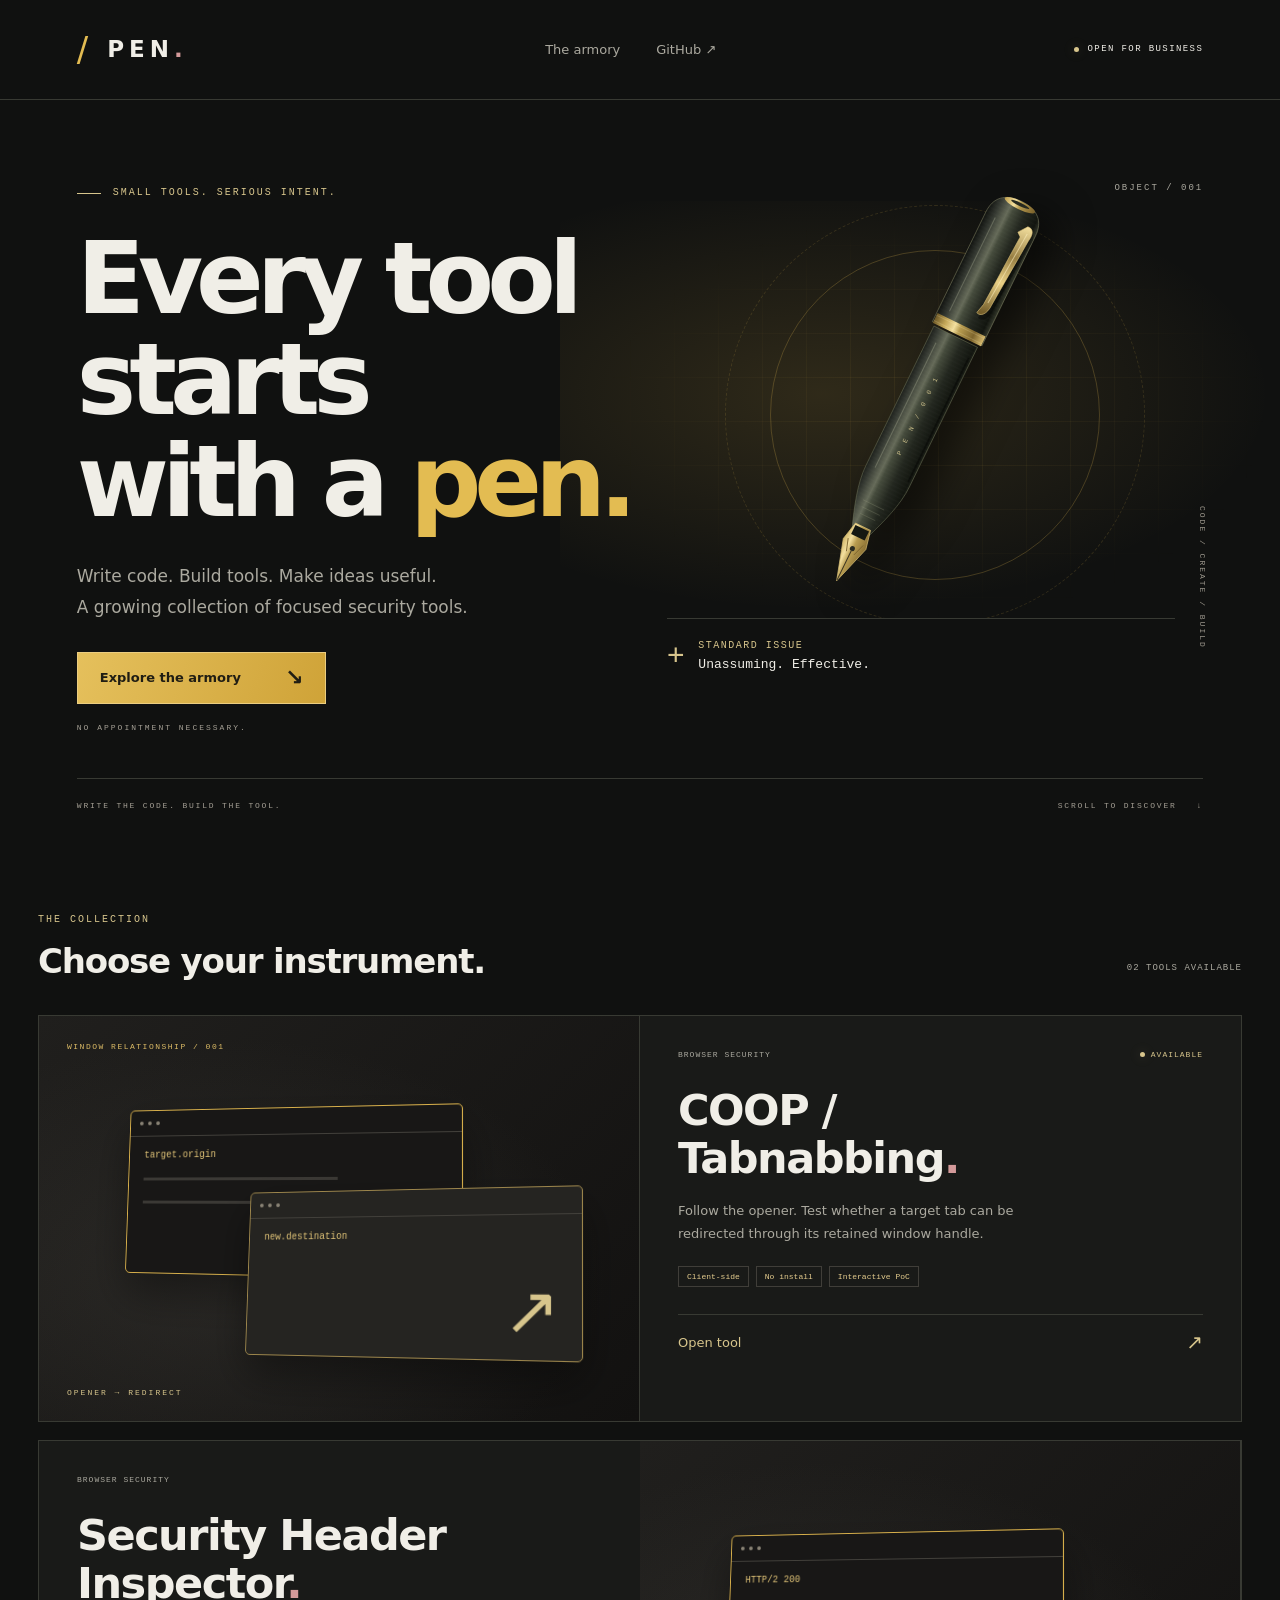
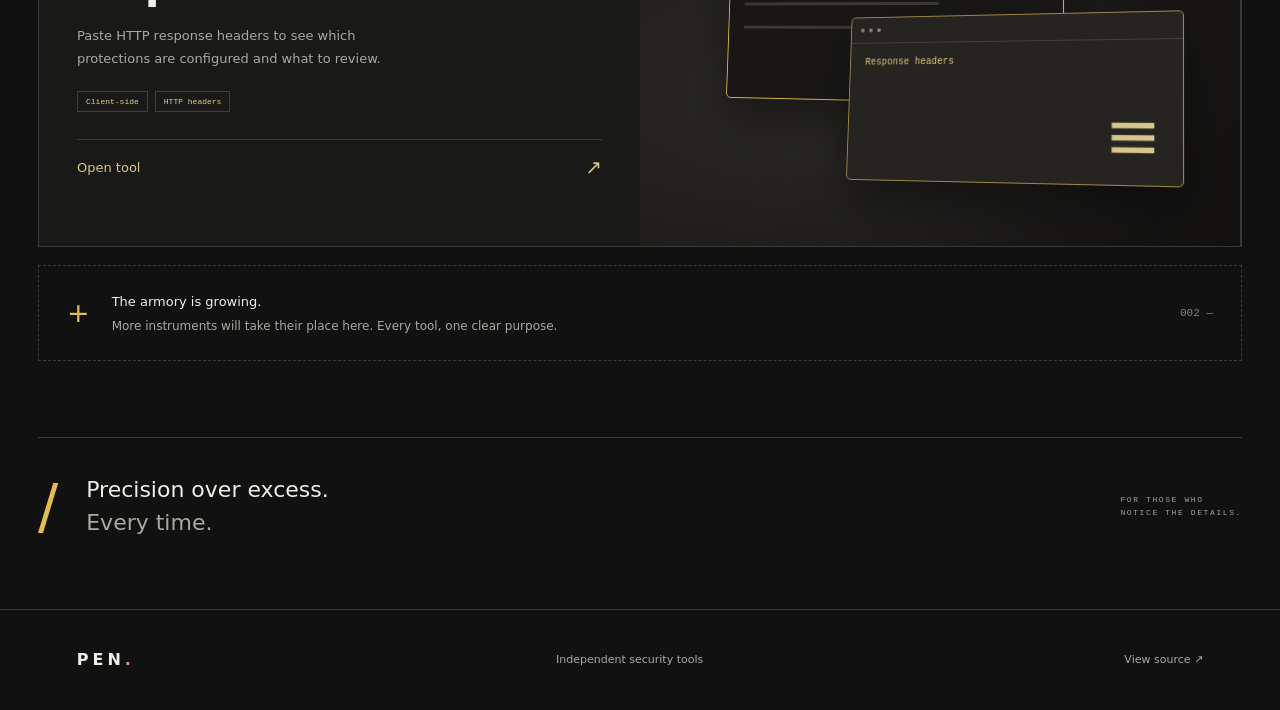
<file: index.html>
<!doctype html>
<html lang="en">
<head>
  <meta charset="utf-8">
  <meta http-equiv="Content-Security-Policy" content="default-src 'none'; script-src 'self'; style-src 'self'; img-src 'self'; connect-src 'none'; object-src 'none'; base-uri 'none'; form-action 'none'">
  <meta name="referrer" content="strict-origin-when-cross-origin">
  <meta name="viewport" content="width=device-width,initial-scale=1">
  <meta name="description" content="Pen — a growing collection of focused security tools. Open the armory and explore COOP / Tabnabbing.">
  <meta name="theme-color" content="#0f0f0e">
  <title>Pen — The digital armory</title>
  <link rel="stylesheet" href="home.css?v=headers-1">
</head>
<body>
<a class="skip" href="#tools">Skip to tools</a>
<header class="masthead">
  <a class="wordmark" href="./" aria-label="Pen home"><span class="brand-icon" aria-hidden="true">/</span> PEN<span class="wordmark-dot">.</span></a>
  <nav aria-label="Main navigation"><a href="#tools">The armory</a><a href="https://github.com/sp3ttr0/pencil" target="_blank" rel="noopener noreferrer">GitHub <span aria-hidden="true">↗</span></a></nav>
  <span class="header-note"><span></span> OPEN FOR BUSINESS</span>
</header>
<main>
<section class="hero" aria-labelledby="hero-title">
  <div class="hero-copy"><p class="eyebrow"><span></span> SMALL TOOLS. SERIOUS INTENT.</p><h1 id="hero-title">Every tool starts<br>with a <em>pen.</em></h1><p class="hero-description">Write code. Build tools. Make ideas useful.<br>A growing collection of focused security tools.</p><a class="primary-link" href="#tools">Explore the armory <span aria-hidden="true">↘</span></a><p class="hero-caption">NO APPOINTMENT NECESSARY.</p></div>
  <div class="artifact" aria-hidden="true"><div class="artifact-grid"></div><div class="orbit orbit-one"></div><div class="orbit orbit-two"></div><span class="artifact-index">OBJECT / 001</span>
  <svg class="pencil-art" viewBox="0 0 420 640" fill="none"><defs>
<linearGradient id="barrel" x1="177" y1="0" x2="243" y2="0" gradientUnits="userSpaceOnUse"><stop stop-color="#10120f"/><stop offset=".16" stop-color="#343831"/><stop offset=".35" stop-color="#666b59"/><stop offset=".43" stop-color="#454b3c"/><stop offset=".65" stop-color="#23271f"/><stop offset=".9" stop-color="#12150f"/><stop offset="1" stop-color="#34382b"/></linearGradient>
<linearGradient id="gold" x1="177" y1="0" x2="243" y2="0" gradientUnits="userSpaceOnUse"><stop stop-color="#655122"/><stop offset=".22" stop-color="#c3a657"/><stop offset=".4" stop-color="#f3df9e"/><stop offset=".51" stop-color="#b89c50"/><stop offset=".78" stop-color="#7e652d"/><stop offset="1" stop-color="#d9bd70"/></linearGradient>
<linearGradient id="clip" x1="220" y1="110" x2="238" y2="220" gradientUnits="userSpaceOnUse"><stop stop-color="#f0dc9b"/><stop offset=".35" stop-color="#998044"/><stop offset=".65" stop-color="#e8cf85"/><stop offset="1" stop-color="#76602c"/></linearGradient>
<linearGradient id="tip" x1="202" y1="0" x2="218" y2="0" gradientUnits="userSpaceOnUse"><stop stop-color="#53594f"/><stop offset=".45" stop-color="#e2e3d5"/><stop offset="1" stop-color="#6d7264"/></linearGradient>
<pattern id="brushed" width="4" height="5" patternUnits="userSpaceOnUse"><path d="M0 1H4" stroke="#e2deb5" stroke-opacity=".055" stroke-width=".5"/></pattern>
</defs><g transform="rotate(26 210 320)">
<path d="M181 263H239V449C239 472 230 499 220 526H200C190 499 181 472 181 449Z" fill="url(#barrel)" stroke="#797e60" stroke-opacity=".5"/>
<path d="M181 263H239V449C239 472 230 499 220 526H200C190 499 181 472 181 449Z" fill="url(#brushed)"/>
<path d="M200 516H220L225 539L210 588L195 539Z" fill="url(#gold)" stroke="#d6bc73" stroke-width=".8"/><path d="M210 548V587" stroke="#393322" stroke-width="1.2"/><circle cx="210" cy="545" r="3" fill="#292b21"/><path d="M200 536L205 551M220 536L215 551" stroke="#7c632e" stroke-width="1"/><path d="M201 518H219V530H201Z" fill="#151812"/>
<path d="M177 113C177 94 188 83 210 83C232 83 243 94 243 113V259H177Z" fill="url(#barrel)" stroke="#8a8c6a" stroke-opacity=".55"/>
<path d="M177 113C177 94 188 83 210 83C232 83 243 94 243 113V259H177Z" fill="url(#brushed)"/>
<ellipse cx="210" cy="88" rx="20" ry="5" fill="url(#gold)"/><ellipse cx="210" cy="87" rx="12" ry="2" fill="#272a20"/>
<path d="M178 247H242V260H178Z" fill="url(#gold)"/><path d="M178 250H242M178 257H242" stroke="#fff0b9" stroke-opacity=".35" stroke-width=".6"/>
<path d="M232 109C239 108 242 114 240 124L234 213C234 224 228 231 222 228L225 216L229 124L224 120Z" fill="#000" fill-opacity=".35" transform="translate(2 3)"/>
<path d="M230 107C237 106 240 112 238 122L232 211C232 222 226 229 220 226L223 214L227 122L222 118Z" fill="url(#clip)" stroke="#e0c67d" stroke-width=".6"/>
<path d="M233 115L227 210" stroke="#fff1bf" stroke-opacity=".55" stroke-width="1.2"/>
<path d="M190 114V239M192 280V446" stroke="#d9ddbc" stroke-opacity=".24" stroke-width="1.3"/>
<path d="M235 279V444" stroke="#000" stroke-opacity=".35" stroke-width="2"/>
<text x="213" y="420" transform="rotate(-90 213 420)" fill="#c8bc88" font-family="monospace" font-size="8" letter-spacing="3.3">P E N / 0 0 1</text>
<path d="M196 487H224M198 495H222M200 503H220" stroke="#92977b" stroke-opacity=".3" stroke-width="1"/>
</g></svg>
  <div class="artifact-label"><span class="crosshair">+</span><div>STANDARD ISSUE<br><strong>Unassuming. Effective.</strong></div></div><span class="artifact-coordinates">CODE / CREATE / BUILD</span></div>
  <div class="hero-bottom"><span>WRITE THE CODE. BUILD THE TOOL.</span><span>SCROLL TO DISCOVER <span aria-hidden="true">↓</span></span></div>
</section>
<section class="armory" id="tools" aria-labelledby="tools-title"><div class="section-heading"><div><p class="eyebrow">THE COLLECTION</p><h2 id="tools-title">Choose your instrument.</h2></div><span class="count">02 TOOLS AVAILABLE</span></div>
<a class="tool-card" href="./COOP/" aria-labelledby="coop-title"><div class="tool-visual" aria-hidden="true"><span class="visual-label">WINDOW RELATIONSHIP / 001</span><div class="window back"><div class="window-bar"><i></i><i></i><i></i></div><span>target.origin</span><div class="window-lines"></div></div><div class="window front"><div class="window-bar"><i></i><i></i><i></i></div><span>new.destination</span><div class="redirect-symbol">↗</div></div><span class="connection-label">OPENER → REDIRECT</span></div><div class="tool-content"><div class="tool-meta"><span>BROWSER SECURITY</span><span class="live"><i></i> AVAILABLE</span></div><h3 id="coop-title">COOP /<br>Tabnabbing<span class="title-period">.</span></h3><p>Follow the opener. Test whether a target tab can be redirected through its retained window handle.</p><div class="tool-tags"><span>Client-side</span><span>No install</span><span>Interactive PoC</span></div><div class="tool-cta">Open tool <span aria-hidden="true">↗</span></div></div></a>
<a class="tool-card" href="./Headers/" aria-labelledby="headers-title">
  <div class="tool-content">
    <div class="tool-meta">BROWSER SECURITY</div>
    <h3 id="headers-title">Security Header Inspector<span class="title-period">.</span></h3>
    <p>Paste HTTP response headers to see which protections are configured and what to review.</p>
    <div class="tool-tags"><span>Client-side</span><span>HTTP headers</span></div>
    <div class="tool-cta">Open tool <span aria-hidden="true">↗</span></div>
  </div>
  <div class="tool-visual" aria-hidden="true">
    <div class="window back"><div class="window-bar"><i></i><i></i><i></i></div><span>HTTP/2 200</span><div class="window-lines"></div></div>
    <div class="window front"><div class="window-bar"><i></i><i></i><i></i></div><span>Response headers</span><div class="redirect-symbol">≡</div></div>
  </div>
</a>
<div class="next-note"><span class="plus" aria-hidden="true">+</span><div><strong>The armory is growing.</strong><p>More instruments will take their place here. Every tool, one clear purpose.</p></div><span class="next-index" aria-hidden="true">002 —</span></div></section>
<section class="closing" aria-label="Our approach"><span class="closing-mark" aria-hidden="true">/</span><p>Precision over excess.<br><span>Every time.</span></p><span class="closing-note">FOR THOSE WHO<br>NOTICE THE DETAILS.</span></section>
</main>
<footer class="site-footer">
  <a class="wordmark" href="./" aria-label="Pen homepage">PEN<span class="wordmark-dot">.</span></a>
  <p>Independent security tools</p>
  <a href="https://github.com/sp3ttr0/pen" target="_blank" rel="noopener noreferrer">View source ↗</a>
</footer>
</body></html>
</file>
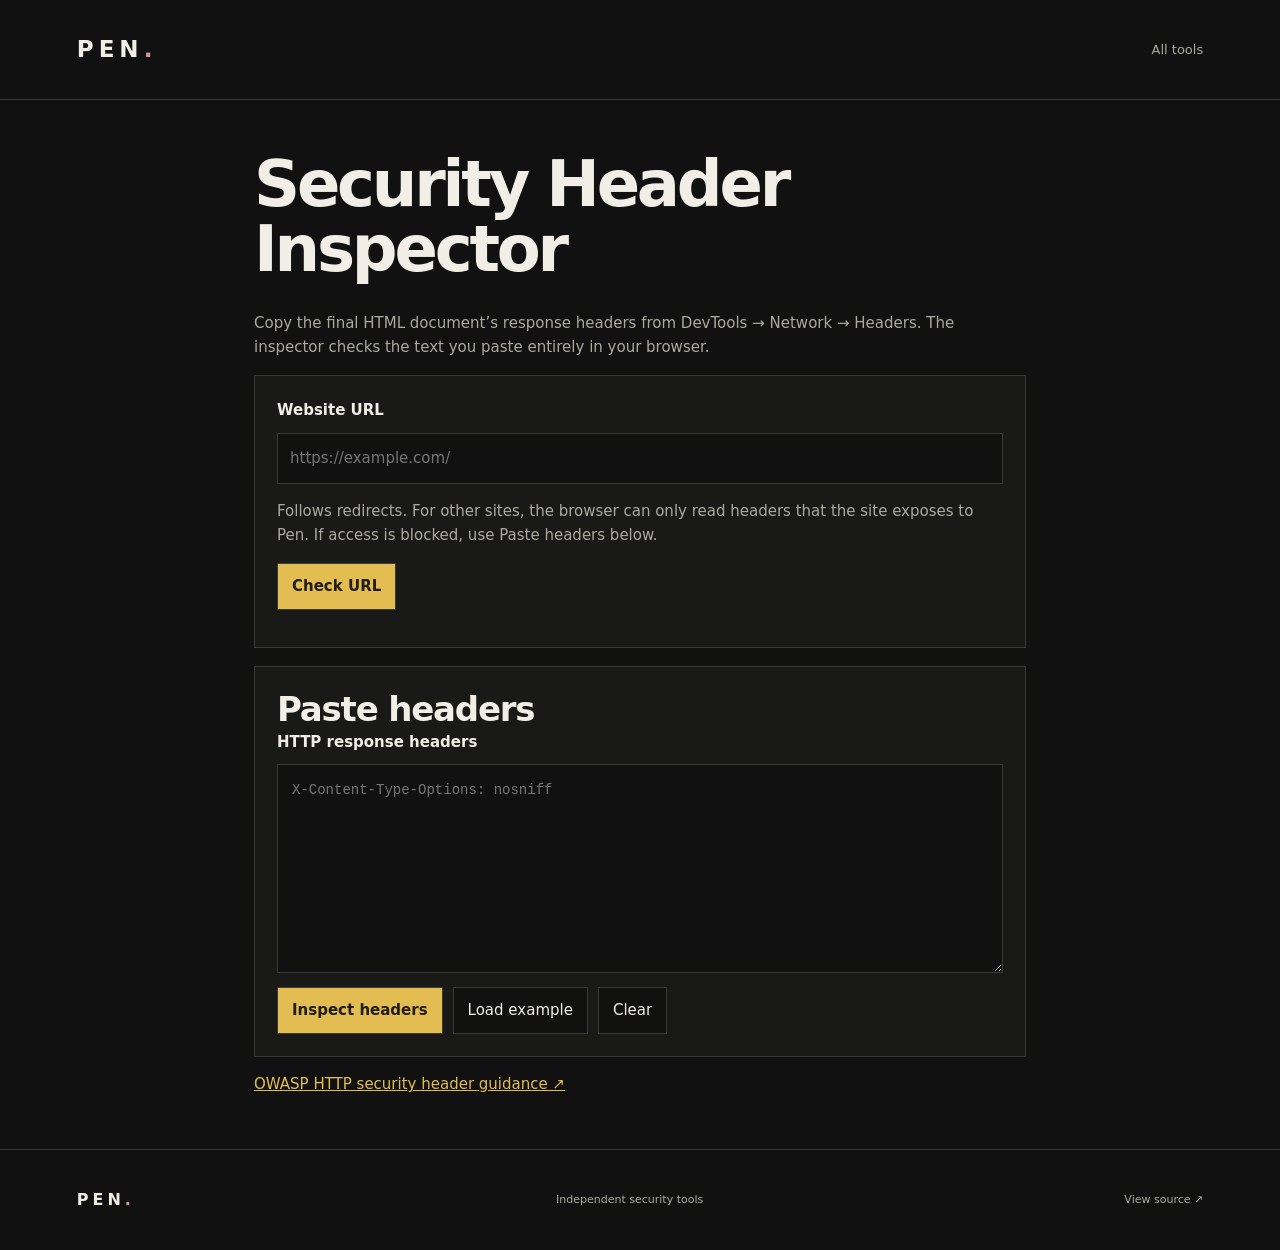
<file: Headers/index.html>
<!doctype html>
<html lang="en">
<head>
  <meta charset="utf-8">
  <meta http-equiv="Content-Security-Policy" content="default-src 'none'; script-src 'self'; style-src 'self'; img-src 'self'; connect-src 'self' https:; object-src 'none'; base-uri 'none'; form-action 'none'">
  <meta name="referrer" content="strict-origin-when-cross-origin">
  <meta name="viewport" content="width=device-width, initial-scale=1">
  <title>Security Header Inspector · Pen</title>
  <link rel="stylesheet" href="../home.css?v=caption-clear-1">
  <link rel="stylesheet" href="inspector.css?v=4">
  <script src="inspector.js?v=7" defer></script>
</head>
<body>
  <header class="masthead">
    <a class="wordmark" href="../" aria-label="Pen home">PEN<span class="wordmark-dot">.</span></a>
    <nav aria-label="Navigation"><a href="../#tools">All tools</a></nav>
  </header>
  <main class="inspector">
    <h1>Security Header Inspector</h1>
    <p>Copy the final HTML document’s response headers from DevTools → Network → Headers. The inspector checks the text you paste entirely in your browser.</p>
    <form id="url-inspector">
      <label for="target-url">Website URL</label>
      <input id="target-url" type="url" required placeholder="https://example.com/">
      <p>Follows redirects. For other sites, the browser can only read headers that the site exposes to Pen. If access is blocked, use Paste headers below.</p>
      <div class="controls"><button type="submit">Check URL</button></div>
      <p id="url-status" role="status"></p>
    </form>
    <form id="inspector">
      <h2>Paste headers</h2>
      <label for="headers">HTTP response headers</label>
      <textarea id="headers" rows="8" maxlength="100000" spellcheck="false" autocomplete="off" required placeholder="X-Content-Type-Options: nosniff"></textarea>
      <div class="controls">
        <button type="submit">Inspect headers</button>
        <button type="button" id="example">Load example</button>
        <button type="reset">Clear</button>
      </div>
    </form>
    <p id="status" role="status"></p>
    <section id="results" aria-labelledby="results-title" hidden>
      <h2 id="results-title">Header review</h2>
      <p id="response-details" class="header-value" hidden></p>
      <div id="findings"></div>
    </section>
    <p><a href="https://cheatsheetseries.owasp.org/cheatsheets/HTTP_Headers_Cheat_Sheet.html">OWASP HTTP security header guidance ↗</a></p>
  </main>
<footer class="site-footer">
  <a class="wordmark" href="../" aria-label="Pen homepage">PEN<span class="wordmark-dot">.</span></a>
  <p>Independent security tools</p>
  <a href="https://github.com/sp3ttr0/pen" target="_blank" rel="noopener noreferrer">View source ↗</a>
</footer>
</body>
</html>
</file>
<file: home.css>
:root{color-scheme:dark;--bg:#0f0f0e;--surface:#191816;--line:#373430;--text:#f0ede3;--muted:#b4afa6;--blue:#debc66;--cyan:#e3c882}*{box-sizing:border-box}html{scroll-behavior:smooth;scroll-padding-top:30px}body{margin:0;background:var(--bg);color:var(--text);font:15px/1.65 system-ui,-apple-system,BlinkMacSystemFont,"Segoe UI",sans-serif}a{color:inherit;text-decoration:none}button,a{-webkit-tap-highlight-color:transparent}a:focus-visible{outline:2px solid var(--cyan);outline-offset:6px}.skip{position:absolute;top:-80px;left:20px;background:var(--blue);padding:12px 20px;z-index:9}.skip:focus{top:10px}.masthead{height:100px;max-width:1440px;margin:auto;padding:0 6%;display:flex;align-items:center;justify-content:space-between;gap:30px;border-bottom:1px solid var(--line)}.wordmark{font-size:23px;font-weight:850;letter-spacing:5px;display:inline-flex;align-items:center}.wordmark-dot{color:var(--blue)}.brand-icon{font-size:34px;color:var(--cyan);margin-right:14px;font-weight:300}nav{display:flex;gap:36px;font-size:13px}nav a,footer>a:last-child{color:var(--muted)}nav a:hover,footer>a:last-child:hover{color:var(--cyan)}.header-note,.eyebrow,.hero-caption,.artifact-index,.artifact-coordinates,.artifact-label,.hero-bottom,.count,.visual-label,.connection-label,.tool-meta,.tool-tags,.next-index,.closing-note{font-family:ui-monospace,SFMono-Regular,Consolas,monospace}.header-note{font-size:9px;letter-spacing:1.4px;display:flex;align-items:center;gap:9px}.header-note>span,.live i{width:5px;height:5px;background:var(--cyan);border-radius:50%;display:inline-block;box-shadow:0 0 12px #e9d29940}.hero{max-width:1440px;margin:auto;min-height:740px;position:relative;display:grid;grid-template-columns:1.1fr 1fr;padding:85px 6% 92px;overflow:hidden}.hero-copy{position:relative;z-index:1}.eyebrow{font-size:10px;letter-spacing:2px;color:var(--cyan);display:flex;align-items:center;gap:12px;margin:0 0 26px}.eyebrow>span{width:24px;height:1px;background:var(--cyan)}h1{font-size:clamp(62px,7.8vw,112px);font-weight:650;line-height:1.02;letter-spacing:-7px;margin:0 0 28px}h1 em{font-style:normal;color:var(--blue)}.hero-description{font-size:17px;line-height:1.8;color:var(--muted);margin-bottom:30px}.primary-link{display:inline-flex;align-items:center;gap:44px;background:var(--blue);color:#fff;padding:14px 22px;font-size:13px;font-weight:650;border:1px solid #e1c479;transition:background .2s,box-shadow .2s}.primary-link:hover{background:#d8b04b;box-shadow:0 0 28px #debc6624}.primary-link span{font-size:22px;line-height:1}.hero-caption{font-size:8px;letter-spacing:2px;color:#a5a095;margin-top:17px}.artifact{position:relative;min-width:0;height:535px;margin-top:-38px}.artifact-grid{position:absolute;inset:10% -15%;background-image:linear-gradient(#d8b04b12 1px,transparent 1px),linear-gradient(90deg,#d8b04b12 1px,transparent 1px);background-size:44px 44px;mask-image:radial-gradient(ellipse,#000 15%,transparent 68%)}.artifact:before{content:'';position:absolute;inset:10% -20%;background:radial-gradient(ellipse,#d8b04b28,transparent 65%)}.pencil-art{position:absolute;inset:-40px -10% -20px;width:120%;height:115%;filter:drop-shadow(18px 12px 18px #0008)}.orbit{position:absolute;width:330px;height:330px;border:1px solid #d8b04b40;border-radius:50%;left:50%;top:50%;transform:translate(-50%,-50%)}.orbit-two{width:420px;height:420px;border-style:dashed;border-color:#d8b04b28}.artifact-index{position:absolute;top:34px;right:0;font-size:9px;letter-spacing:2px;color:var(--muted)}.artifact-label{position:absolute;bottom:28px;left:0;display:flex;align-items:center;gap:12px;font-size:8px;letter-spacing:1.5px;color:var(--cyan)}.artifact-label strong{font-weight:400;color:var(--muted);letter-spacing:0;font-size:11px}.crosshair{font-size:30px;font-weight:200}.artifact-coordinates{position:absolute;bottom:33px;right:-6px;writing-mode:vertical-rl;font-size:8px;color:#9d988d;letter-spacing:2px}.hero-bottom{position:absolute;bottom:28px;left:6%;right:6%;border-top:1px solid var(--line);padding-top:20px;display:flex;justify-content:space-between;font-size:8px;letter-spacing:1.8px;color:#a49f94}.hero-bottom>span:last-child{display:flex;gap:20px}.armory{max-width:1268px;padding:72px 32px 76px;margin:auto}.section-heading{display:flex;align-items:flex-end;justify-content:space-between;gap:20px;margin-bottom:34px}.section-heading .eyebrow{margin-bottom:12px}h2{font-size:34px;letter-spacing:-1.2px;font-weight:550;margin:0;line-height:1.2}.count{font-size:9px;letter-spacing:1px;color:var(--muted);padding-bottom:5px}.tool-card{display:grid;grid-template-columns:1fr 1fr;border:1px solid var(--line);background:var(--surface);transition:border-color .25s,transform .25s}.tool-card:hover{border-color:#dab556;transform:translateY(-3px)}.tool-visual{min-height:405px;position:relative;overflow:hidden;border-right:1px solid var(--line);background:radial-gradient(ellipse at 40% 60%,#47443f55,transparent 70%),linear-gradient(135deg,#201f1d,#121110)}.visual-label{position:absolute;left:28px;top:24px;font-size:8px;letter-spacing:1.5px;color:#ddbc66}.window{position:absolute;width:57%;height:170px;background:#181716;border:1px solid #d8b04b;box-shadow:0 20px 45px #0006;transform:perspective(800px) rotateY(-12deg) rotateX(5deg);border-radius:5px}.back{left:13%;top:90px}.front{left:33%;top:172px;border-color:#d8b04b;background:#252421}.window-bar{height:27px;border-bottom:1px solid #42403b;display:flex;gap:5px;align-items:center;padding-left:10px}.window-bar i{width:4px;height:4px;background:#8a8375;border-radius:50%}.window>span{display:block;padding:14px 16px;font:10px ui-monospace,monospace;color:#e1c478}.window-lines{margin:4px 16px;width:60%;height:27px;border-top:3px solid #3b3935;border-bottom:3px solid #3b3935}.redirect-symbol{position:absolute;right:20px;bottom:5px;color:var(--cyan);font-size:65px;line-height:1.3}.connection-label{position:absolute;bottom:22px;left:28px;color:var(--cyan);letter-spacing:2px;font-size:8px}.tool-content{padding:32px 38px 25px}.tool-meta{display:flex;justify-content:space-between;gap:15px;font-size:8px;letter-spacing:1px;color:var(--muted)}.live{display:flex;align-items:center;gap:6px;color:var(--cyan)}h3{font-size:43px;line-height:1.1;letter-spacing:-1.5px;font-weight:550;margin:26px 0 17px}.title-period{color:var(--blue)}.tool-content>p{max-width:340px;color:var(--muted);font-size:13px;line-height:1.8}.tool-tags{display:flex;gap:7px;flex-wrap:wrap;margin:20px 0 27px}.tool-tags span{border:1px solid #403e39;padding:3px 8px;font-size:8px;color:#e7ce8f}.tool-cta{border-top:1px solid var(--line);padding-top:17px;display:flex;justify-content:space-between;color:var(--cyan);font-size:13px}.tool-cta>span{font-size:20px;line-height:1}.next-note{border:1px dashed #3d3b36;margin-top:18px;padding:23px 28px;display:flex;gap:22px;align-items:center}.plus{color:var(--blue);font-size:27px;font-weight:200}.next-note strong{font-size:13px;font-weight:500}.next-note p{margin:3px 0 0;color:var(--muted);font-size:12px}.next-index{margin-left:auto;font-size:11px;color:#878073;white-space:nowrap}.closing{max-width:1204px;margin:0 auto 70px;display:flex;align-items:center;gap:28px;border-top:1px solid var(--line);padding:35px 0 0}.closing-mark{font-size:60px;color:var(--blue);font-weight:200;line-height:1}.closing p{font-size:22px;line-height:1.5;font-weight:450;margin:0}.closing p span{color:var(--muted)}.closing-note{margin-left:auto;font-size:8px;letter-spacing:1.6px;color:#a8a298}footer{padding:30px 6%;border-top:1px solid var(--line);display:flex;align-items:center;justify-content:space-between;gap:25px}footer .wordmark{font-size:16px;letter-spacing:4px}footer p,footer>a:last-child{font-size:11px;color:var(--muted)}
@media(min-width:1440px){.hero{min-height:790px}.artifact{height:575px}}
@media(max-width:1000px){.header-note{display:none}.hero{min-height:680px;padding-top:75px}h1{letter-spacing:-4px}.artifact{height:480px}.orbit-one{width:250px;height:250px}.orbit-two{width:340px;height:340px}.tool-content{padding:28px}.closing{margin-left:32px;margin-right:32px}.tool-meta{flex-wrap:wrap}}
@media(max-width:700px){.masthead{height:80px;padding:0 22px}nav{gap:20px;font-size:12px}.wordmark{font-size:19px;letter-spacing:3px}.brand-icon{margin-right:8px}.hero{grid-template-columns:1fr;padding:55px 24px 76px;min-height:0}.hero-copy{z-index:2}h1{font-size:74px;letter-spacing:-4px}.hero-description{font-size:15px}.artifact{height:330px;margin:20px 0 -5px}.pencil-art{height:130%;top:-50px}.orbit-one{width:220px;height:220px}.orbit-two{width:290px;height:290px}.artifact-index{top:12px;right:8px}.artifact-label{bottom:0}.artifact-coordinates{bottom:25px;right:3px}.hero-bottom{left:24px;right:24px;font-size:7px;letter-spacing:1px}.hero-bottom>span:last-child{gap:8px}.armory{padding:48px 22px}.section-heading{align-items:start;flex-direction:column;gap:16px}h2{font-size:29px}.tool-card{grid-template-columns:1fr}.tool-visual{border-right:0;border-bottom:1px solid var(--line);min-height:330px}.back{top:65px;height:150px}.front{top:125px;height:150px}.tool-content{padding:26px}.tool-meta{flex-wrap:nowrap}h3{font-size:40px}.next-note{padding:20px;gap:14px}.next-index{display:none}.closing{margin:0 22px 44px;gap:20px}.closing-note{font-size:7px;letter-spacing:.5px}.closing p{font-size:19px}footer{padding:25px 22px;flex-wrap:wrap;gap:14px}footer p{order:3;flex-basis:100%;margin:0}footer>a:last-child{margin-left:auto}}
@media(prefers-reduced-motion:reduce){html{scroll-behavior:auto}.tool-card,.primary-link{transition:none}.tool-card:hover{transform:none}}

/* Pencil palette: muted purple accents on dark plum surfaces. */
.wordmark-dot,.title-period{color:#e3c882}.primary-link{background:linear-gradient(110deg,#d8b04b,#d8b04b);border-color:#dab659}.primary-link:hover{background:linear-gradient(110deg,#d8b14d,#d8b04b)}.tool-visual{background:radial-gradient(ellipse at 30% 65%,#4c494350,transparent 65%),linear-gradient(135deg,#201f1d,#121110)}.front{border-color:#d8b04b}.artifact:before{background:radial-gradient(ellipse at 35% 45%,#d8b04b28,transparent 65%)}

/* Classic yellow pencil, graphite, brushed metal, eraser pink. */
:root{--bg:#101110;--surface:#191a18;--line:#383a33;--text:#f0eee7;--muted:#aba99f;--blue:#e3bc52;--cyan:#d7c58c}
.primary-link{background:linear-gradient(110deg,#e5c05c,#cfa338);border-color:#ebcd80;color:#201d13}.primary-link:hover{background:#edce79}.wordmark-dot,.title-period{color:#d49a9a}.front{border-color:#9d864c}.brand-icon{color:#e3bc52}

/* Reserve a separate caption strip below the illustration. */
.artifact .pencil-art{top:-35px;bottom:auto;height:100%}
.artifact-label{bottom:0;left:0;right:28px;padding:14px 0 0;border-top:1px solid var(--line);background:var(--bg);z-index:1;font-size:10px}
.artifact-label strong{font-size:13px;color:var(--text);line-height:1.7}
@media(max-width:700px){.artifact .pencil-art{top:-42px;height:105%}.artifact-label{bottom:-12px;font-size:9px}.artifact-label strong{font-size:12px}.artifact-coordinates{bottom:70px}}

.tool-card + .tool-card { margin-top: 18px; }
</file>
<file: Headers/inspector.css>
.inspector { max-width: 820px; margin: 52px auto; padding: 0 24px; }
.inspector h1 { font-size: clamp(36px, 7vw, 64px); letter-spacing: -.05em; }
.inspector p { color: var(--muted); }
.inspector a { color: var(--blue); text-decoration: underline; }
.inspector form, .finding { padding: 22px; border: 1px solid var(--line); background: var(--surface); }
.inspector label { display: block; font-weight: 650; margin-bottom: 10px; }
.inspector textarea {
  display: block; width: 100%; padding: 14px; resize: vertical;
  font: .875rem/1.6 ui-monospace, monospace; color: var(--text);
  background: var(--bg); border: 1px solid var(--line);
}
.controls { display: flex; flex-wrap: wrap; gap: 10px; margin-top: 14px; }
.controls button { padding: 10px 14px; font: inherit; cursor: pointer; color: var(--text); background: var(--bg); border: 1px solid var(--line); }
.controls button[type=submit] { color: #201d13; background: var(--blue); font-weight: 650; }
.inspector :focus-visible { outline: 2px solid var(--blue); outline-offset: 3px; }
#findings { display: grid; gap: 10px; margin: 16px 0 24px; }
.finding h4 { margin: 0; font-size: 1rem; letter-spacing: 0; overflow-wrap: anywhere; }
.finding p { margin: 6px 0 0; }
.finding .state { color: var(--blue); font-size: .875rem; }

.header-value {
  margin: 6px 0 12px;
  padding: 8px 12px;
  border: 1px solid var(--line);
  background: var(--bg);
  white-space: pre-wrap;
  overflow-wrap: anywhere;
}

#url-inspector { margin-bottom: 18px; }
#target-url {
  width: 100%;
  padding: 12px;
  color: var(--text);
  background: var(--bg);
  border: 1px solid var(--line);
  font: inherit;
}
#response-details { white-space: pre-wrap; }

.finding-group { display: grid; gap: 10px; }
.finding-group h3 { margin: 12px 0 0; font-size: 1.25rem; letter-spacing: 0; }
</file>
